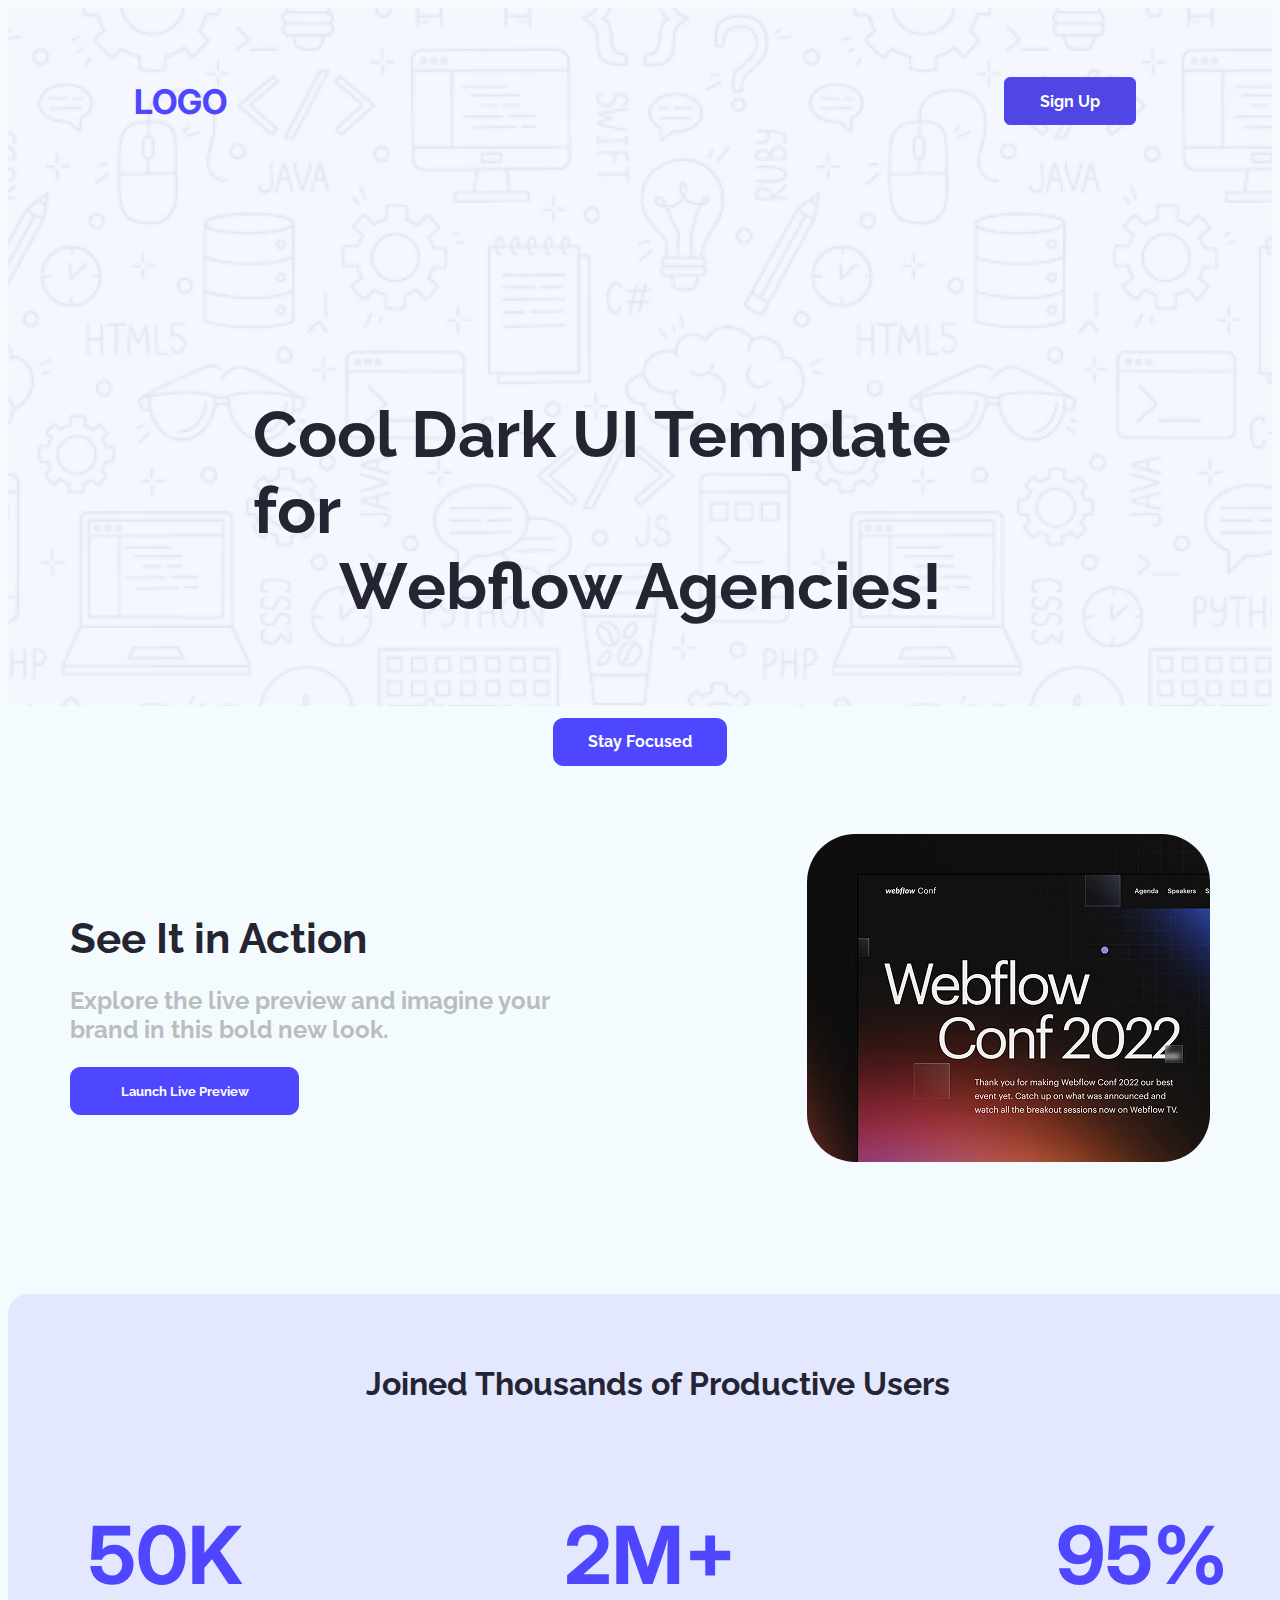
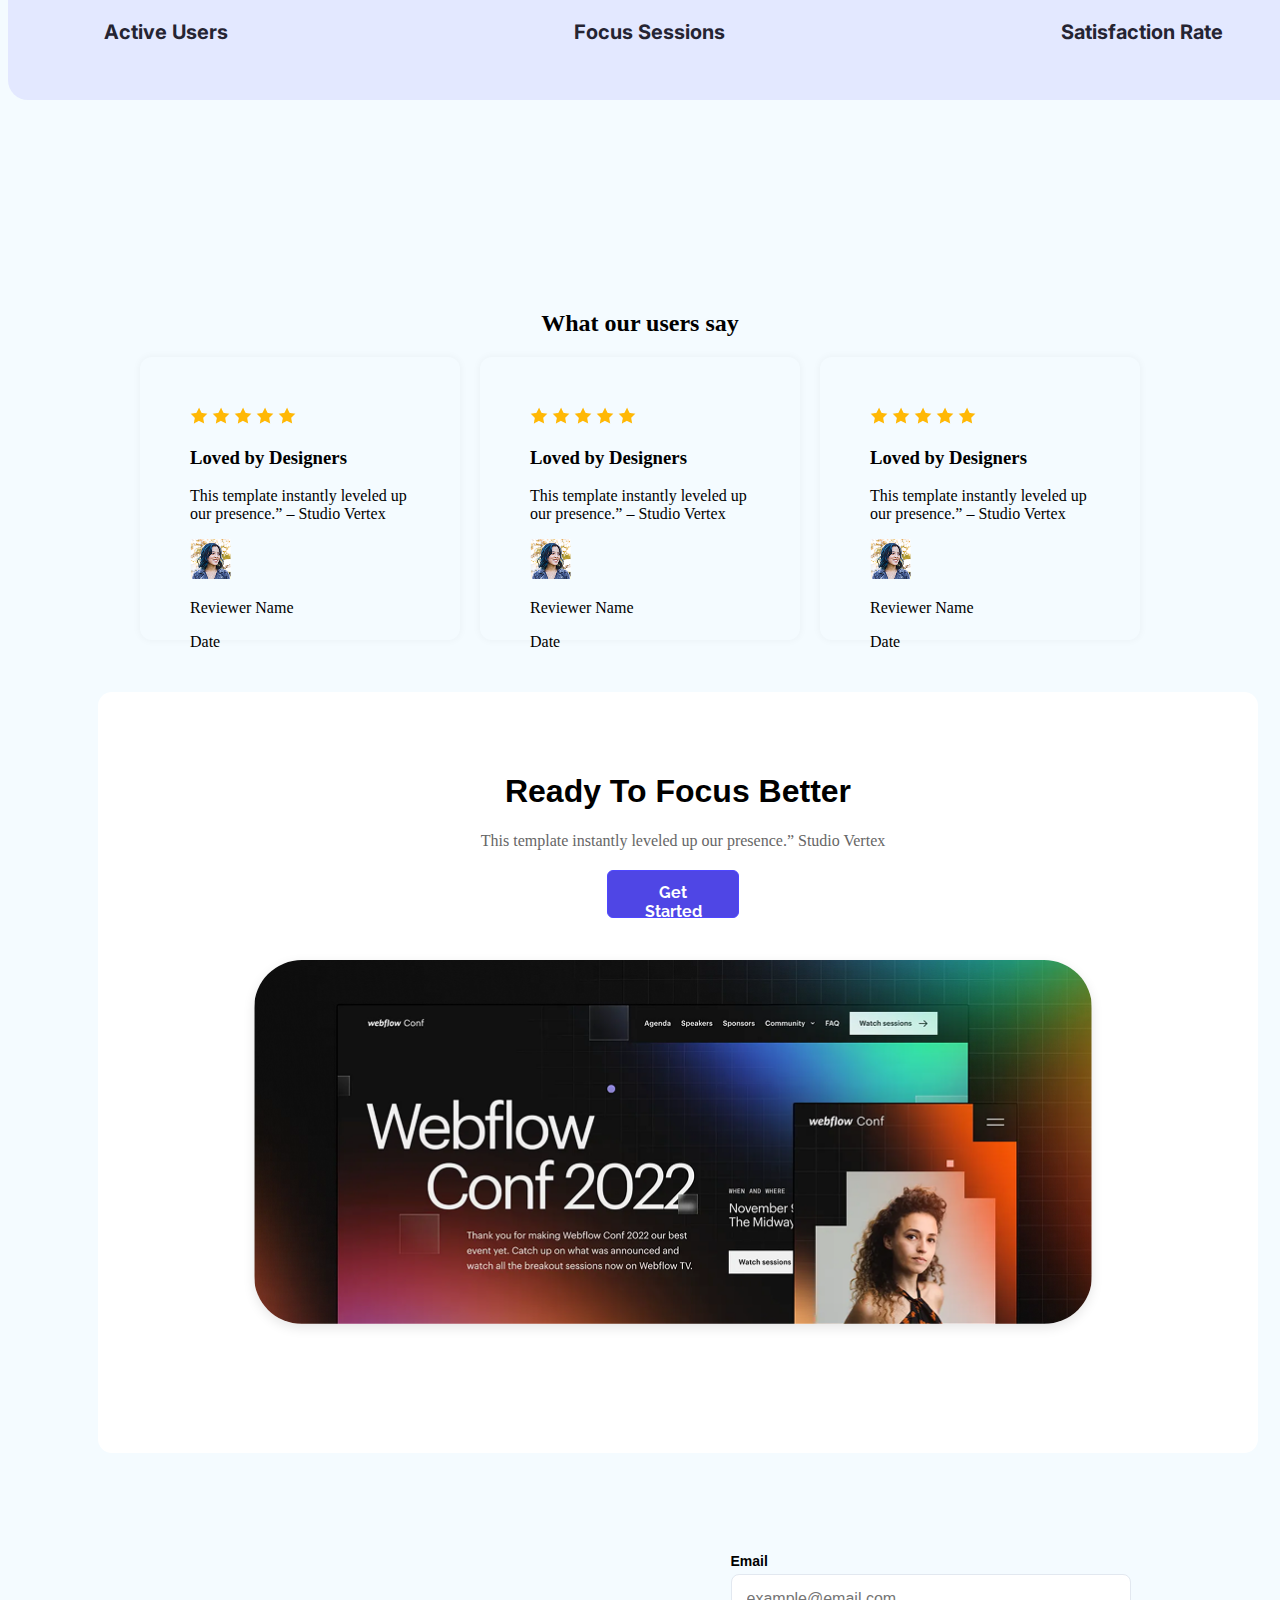
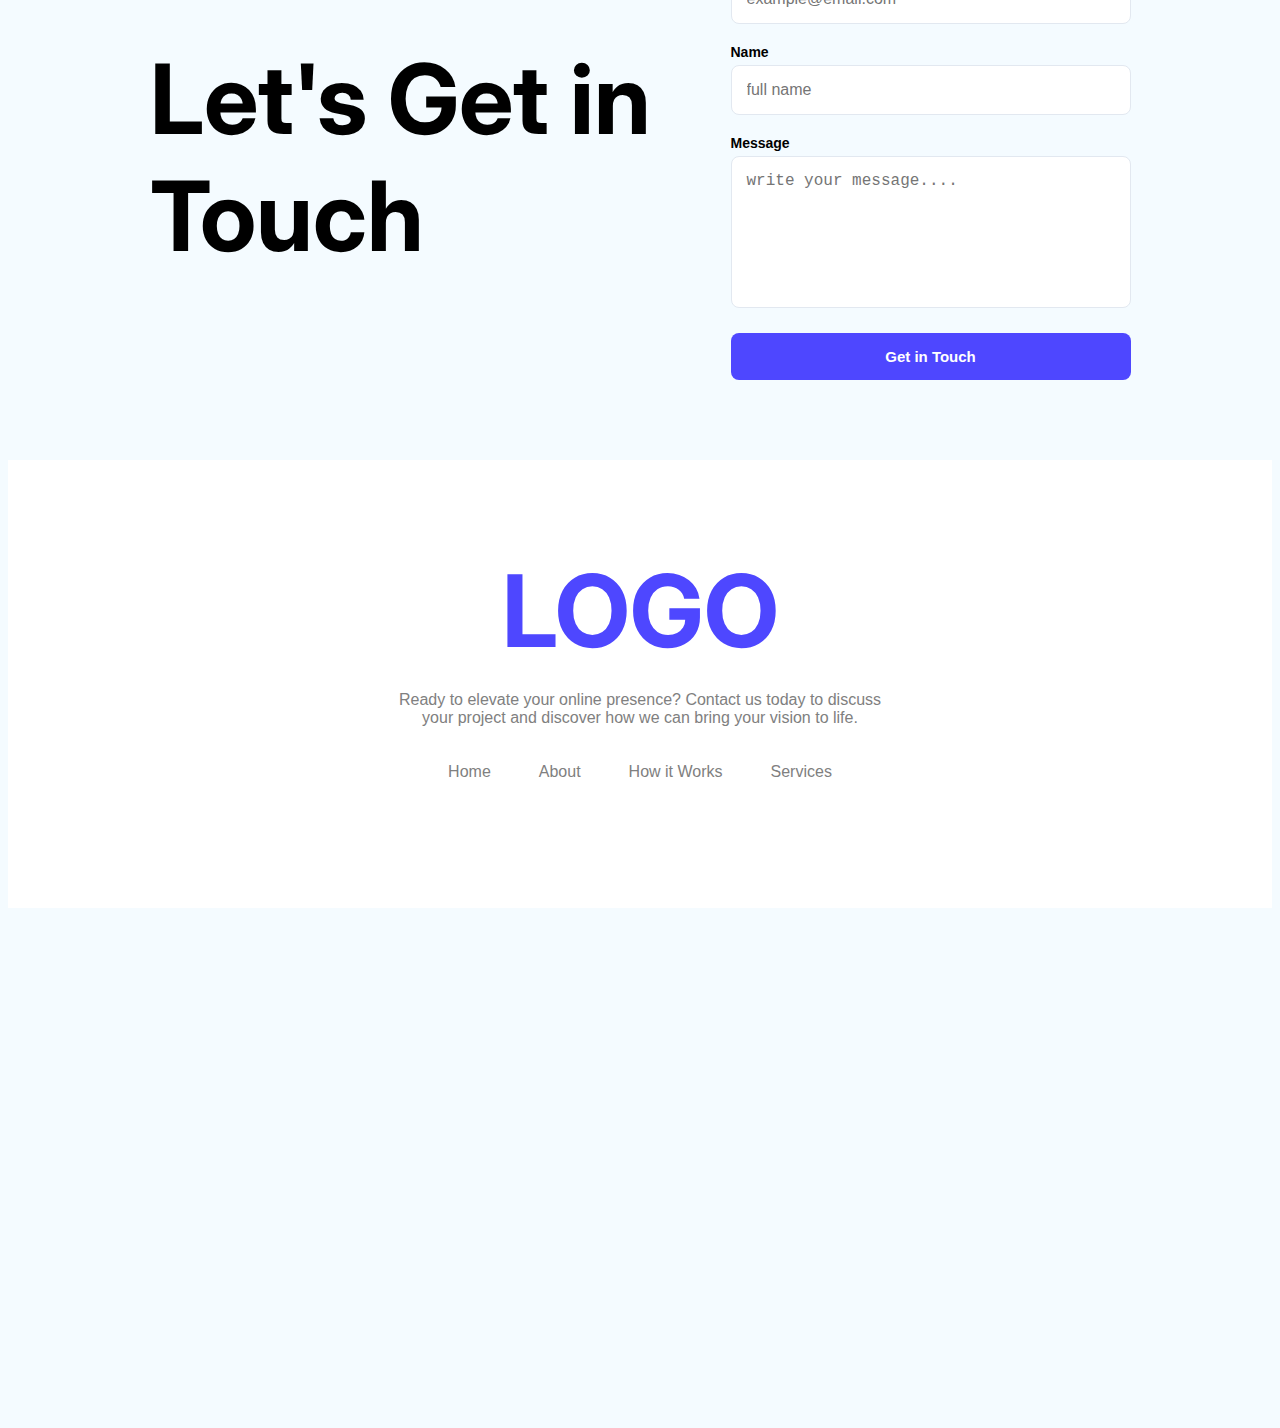
<file: index.html>
<!DOCTYPE html>
<html lang="en">
<head>
    <meta charset="UTF-8">
    <meta name="viewport" content="width=device-width, initial-scale=1.0">
     <link rel="preconnect" href="https://fonts.gstatic.com" crossorigin>
    <link href="https://fonts.googleapis.com/css2?family=Inter:ital,opsz,wght@0,14..32,100..900;1,14..32,100..900&family=Raleway:ital,wght@0,100..900;1,100..900&display=swap" rel="stylesheet">
    <link rel="preconnect" href="https://fonts.googleapis.com">
    <link rel="preconnect" href="https://fonts.gstatic.com" crossorigin>
    <link href="https://fonts.googleapis.com/css2?family=Inter:ital,opsz,wght@0,14..32,100..900;1,14..32,100..900&display=swap" rel="stylesheet">
    <title>portfolio page</title>
    <link rel="stylesheet" href="styles/assign.css">
</head>
<body>
     <header class="banner">
          <nav class="navbar">
               <div class="navbar-content">
                <div>
                <h1>LOGO</h1>
               </div> 
               <div>
                 <button class="btn">Sign Up</button> 
               </div>
               </div>
          </nav>
          <section class="banner-content">
             <div>
                <h1>Cool Dark UI Template for <br><span class="text"> <span class="W">W</span>ebflow  Agencies!</span></h1>
                <button class="btn-1">Stay Focused</button>
             </div>
          </section>
      </header>
    <main>
       <main class="action">
        <section>
            <h1>See It in Action</h1>
            <h2>Explore the live preview and imagine your <br> brand in this bold new look.</h2>
            <button class="btn-2">Launch Live Preview</button>
        </section>
        <section>
            <img src="Assets/wc-mini.png" style="width: 403px; height: 328px;" alt="">
        </section>
       </main>

 <!-- productive section  -->
    <section class="productive">
    <h1 class="section-title">Joined Thousands of Productive Users</h1>
    <div class="stats">
        <div>
            <h1>50K</h1>
            <h2>Active Users</h2>
        </div>
        <div>
            <h1>2M+</h1>
            <h2>Focus Sessions</h2>
        </div>
        <div>
            <h1>95%</h1>
            <h2>Satisfaction Rate</h2>
        </div>
    </div>
    </section>
       </section>
        <section class="user">
        <div class="text-user">
             <h2><b>What our users say</b></h2>
        </div> 
             <div class="display">
            <div class="user-say">
            <div class="border">
            <img src="Assets/icon-star.png"> 
            <img src="Assets/icon-star.png">
            <img src="Assets/icon-star.png">
            <img src="Assets/icon-star.png"> 
            <img src="Assets/icon-star.png">
            <h3 class="avatar-text" ><b>Loved by Designers</b></h3>
            <p class="avatar-text">This template instantly leveled up our presence.” – Studio Vertex</p>
            <div class="avatar">
               <div><img src="Assets/avatar.png"></div> 
                <div class="width">
                    <p class="avatar-text">Reviewer Name</p>
                    <p class="avatar-text">Date</p>
                </div>             
            </div>
         </div>
        </div>  
        <div class="user-say">
        <div class="border">
            <img src="Assets/icon-star.png"> 
            <img src="Assets/icon-star.png">
             <img src="Assets/icon-star.png">
              <img src="Assets/icon-star.png">
               <img src="Assets/icon-star.png">
            <h3 class="avatar-text">Loved by Designers</h3>
            <p class="avatar-text">This template instantly leveled up our presence.” – Studio Vertex</p>
            <div class="avatar">
               <div><img src="Assets/avatar.png"></div> 
                <div>
                    <p class="avatar-text">Reviewer Name</p>
                    <p class="avatar-text">Date</p>
                </div>             
            </div>
        </div>
        </div>
         <div class="user-say">
            <div class="border">
            <img src="Assets/icon-star.png"> 
            <img src="Assets/icon-star.png"> 
            <img src="Assets/icon-star.png"> 
            <img src="Assets/icon-star.png"> 
            <img src="Assets/icon-star.png">
            <h3  class="avatar-text">Loved by Designers</h3>
            <p  class="avatar-text">This template instantly leveled up our presence.” – Studio Vertex</p>
            <div class="avatar">
               <div><img src="Assets/avatar.png"></div> 
                <div>
                    <p  class="avatar-text">Reviewer Name</p>
                    <p  class="avatar-text">Date</p>
                </div>             
            </div>
         </div>
        </div>
     </div>
        </section>
        </section>

        <section class="focus-better">
            <h1 class="f-text"><b>Ready To Focus Better</b></h1>
            <p>This template instantly leveled up our presence.” Studio Vertex</p>
            <button class="btn">Get Started Free</button><br>
            <img class="big-img" src="Assets/wc-big.png">       
        </section>
        <div class="contact-section">
  <div class="contact-left">
    <h1>Let's Get in<br>Touch</h1>
  </div>
  <div class="contact-right">
    <form>
      <label style="font-weight:bold ; font-family: Arial, Helvetica, sans-serif;">Email</label>
      <input type="email" placeholder="example@email.com" />

      <label style="font-weight: bold; font-family: Arial, Helvetica, sans-serif;">Name</label>
      <input type="text" placeholder="full name" />

      <label style="font-weight: bold; font-family: Arial, Helvetica, sans-serif;">Message</label>
      <textarea placeholder="write your message...."></textarea>

      <button type="submit">Get in Touch</button>
    </form>
  </div>
</div>

    </main>
    <footer>
        <div class="footer-container">
        <div class="footer">
           <div>
             <div>
                <h1>LOGO</h1>
                <p>Ready to elevate your online presence? Contact us today to discuss <br> your project and discover how we can bring your vision to life.</p>
            </div>
        </div>
        <div class="foot">
            <p>Home</p>
            <p>About</p>
            <p>How it Works</p>
            <p>Services</p>
        </div>
           </div>
    </div>
    </footer>
</body>
</html>
</file>
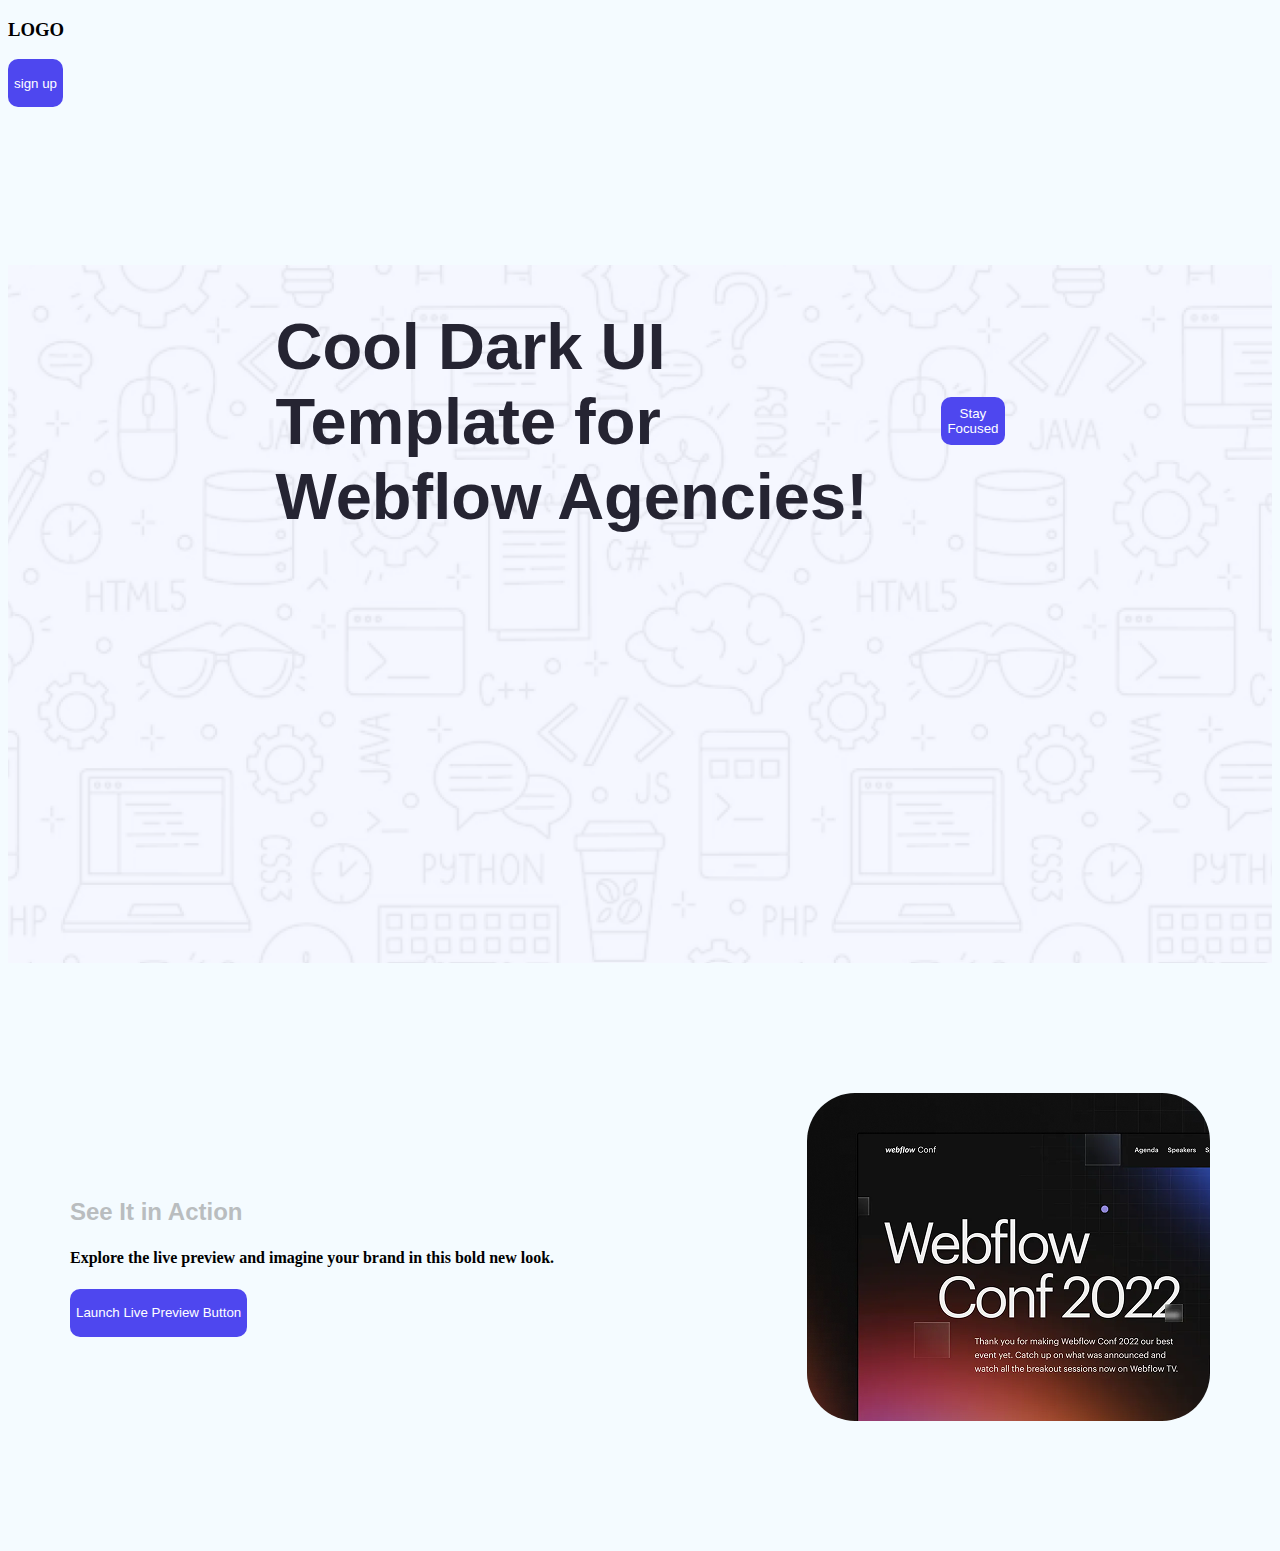
<file: assignment.html>
<!DOCTYPE html>
<html lang="en">
<head>
    <meta charset="UTF-8">
    <meta name="viewport" content="width=device-width, initial-scale=1.0">
    <title>Document</title>
    <link rel="stylesheet" href="styles/assign.css">
</head>
<body>
    <header class="header">
       <nav>
        <h3 class="nav-title">LOGO</h3>
        <button class="btn-primary">sign up</button>
       </nav>
       <div class="banner">
        <div class="banner-content">
            <h1 class="banner-title"><b>Cool Dark UI Template for Webflow Agencies!</b></h1>
            <button class="btn-primary">Stay Focused</button>
        </div>
       </div>
    </header>
    <main>
       <section class="action">
        <div class="action-1">
        <h2 class="title"><b>See It in Action</b></h2>
        <h4 class="sub-title">Explore the live preview and imagine your brand in this bold new look.</h4>
        <button class="btn-primary">Launch Live Preview Button</button>
        </div>
        <img class="mini-pg" src="Assets/wc-mini.png">
       </section>
    </main>
    <footer>

    </footer>
    
</body>
</html>
</file>
<file: styles/assign.css>
body{
    background-color: rgba(243, 251, 255,0.907);
}
.W{
    font-family:"Raleway", sans-serif;
}
.btn-small-primary{
    padding: 8px 16px;
    font-size: 14px;
    background-color: #4e47ef;
    border-radius: 10px;
    border: none;
    color: white;
}
.btn-small-primary:hover{
    background-color: yellow;
}
.btn-primary{
    background-color: #4e47ef;
    color: white;
    border-radius: 10px;
    border: none;
    font-weight: 132px;
    height: 48px;
    gap: 16px;
}
.navbar-content{
    display: flex;
    justify-content: space-between;
    align-items: center;
    padding: 50px 0;
    margin: 0 auto;
    width: 80%;
    font-family: "Inter", sans-serif;
}
.navbar h1{
    color: #4E47FF;
    font-size: 34px;
}
.btn{
    background-color: #4E47FF;
    border: 1px solid #4E47FF;
    color: white;
    width: 132px;
    height: 48px;
    gap:16px;
    border-radius: 10px;
    font-size: 16px;
    font-weight: bold;
    font-family: "Raleway", sans-serif;
    cursor: pointer;
}
.btn:hover{
    background-color: yellow;
    border: 1px solid yellow;
}

/* banner section  */
.banner{
    width: 1140px;
    height: 698px;
    background-image: url(Assets/Hero-bg.png);
    background-size: cover;
    background-position: center;
    background-repeat: no-repeat;
}
.banner-content{
    display: flex;
    justify-content: center;
    align-items: center;
    margin: 158px 267.5px 200px;
}
.banner-content h1{
    font-family: "Raleway", sans-serif;
    font-size: 65px;
    font-weight: bold;
    color: #252432;
}
.text{
    display: flex;
    justify-content:center;
    align-items: center;
}
.btn-1{
    margin: 50px 300px;
    width: 174px;
    height:48px;
    background-color: #4E47FF;
    border: 1px solid #4E47FF;
    color: white;
    font-weight: bold;
    font-size: 16px;
    font-family: "Raleway", sans-serif;
    border-radius: 10px;
    cursor: pointer;
}
.btn-1:hover{
    background-color: yellow;
    border: 1px solid yellow;
}
/* banner section  */
.banner{
    width: 100%;
    height: 698px;
    background-image: url('../Assets/Hero-bg.png');
    background-size: cover;
    background-position: center;
    background-repeat: no-repeat;
}
.banner-content{
    display: flex;
    justify-content: center;
    align-items: center;
    margin: 158px 267.5px 200px;
}
.banner-content h1{
    font-family: "Raleway", sans-serif;
    font-size: 65px;
    font-weight: bold;
    color: #252432;
}
.text{
    display: flex;
    justify-content:center;
    align-items: center;
}
.btn-1{
    margin: 50px 300px;
    width: 174px;
    height:48px;
    background-color: #4E47FF;
    border: 1px solid #4E47FF;
    color: white;
    font-weight: bold;
    font-size: 16px;
    font-family: "Raleway", sans-serif;
    border-radius: 10px;
    cursor: pointer;
}
.btn-1:hover{
    background-color: yellow;
    border: 1px solid yellow;
}
.action{
    display: flex;
    justify-content: space-between;
    align-items: center;
    width: 1140px;
    height: 328px;
    margin: 130px auto ;
}
.action h1{
    font-size: 42px;
    font-weight: bold;
    font-family: "Raleway", sans-serif;
    color: #252432;
    margin-bottom:23px;
}
.action h2{
    font-size: 24px;
    color: grey;
    font-family: "Raleway", sans-serif;
    margin-bottom: 23px;
    opacity: 0.5;
}
.btn-2{
    width: 229px;
    height: 48px;
    padding:12px 36px ;
    color: white;
    background-color: #4E47FF;
    cursor: pointer;
    border: 1px solid #4E47FF;
    border-radius: 10px;
    font-weight: bold;
    font-family: "Raleway", sans-serif;
}
.btn-2:hover{
    background-color: yellow;
    border: 1px solid yellow;
}
.action img{
    border-radius:48px;
}

/* productive section  */
.productive {
    margin: 130px auto;
    padding: 50px 80px;
    background-color: rgba(78, 71, 255, 0.1);
    width: 1140px;
    height: 306px;
    border-radius: 20px;
    text-align: center;
}

.section-title {
    font-family: "Raleway", sans-serif;
    font-size: 32px;
    font-weight: bold;
    color: #252432;
    margin-bottom: 50px;
}

.stats {
    display: flex;
    justify-content: space-between;
    align-items: center;
}

.stats h1 {
    font-weight: bold;
    font-size: 80px;
    font-family: "Inter", sans-serif;
    color: #4E47FF;
    margin-bottom: 10px;
}

.stats h2 {
    font-size: 20px;
    font-family: "Inter", sans-serif;
    color: #252432;
}

.text-user{
    text-align: center;
}
.user{
    font-weight: 1140px;
    height: 342px;
    padding: 60px 20px;
    /margin:  150px 15px 50px 100px ;/
    margin-bottom: 40px;
}
    
.display{
    display: flex;
    flex-wrap: wrap;
    gap: 20px;
    justify-content: center;
    margin-top: 20px;
    font-weight: 1140px;
    height: 243px;
}

.user-say{
    border-radius: 14px;
    font-weight: 366px;
    height: 243px;
    max-width: 280px;
    border-radius: 12px;
    padding: 20px;
    box-shadow: 0 0 8px rgba(0, 0, 0, 0.05);
}
.avatar-text{
    color: black;
}
.icon-text{
     color: black;
}
.width{
    font-weight: 318px;
    height: 81px;
}
.border{
    border-radius: 14px;
    padding: 30px;
    box-shadow: 0px 6px 50px 0px,rgba(75, 2, 2, 0.06);
}
.big-img{
    border-radius: 48px;
    height: 364px;
    font-weight: 840px;
    margin-right: 10px;
    margin-top: 170px;
    margin-bottom: 1700px;
    box-shadow: 0 4px 12px rgba(0,0,0,0.1);
    margin-top:20px; 
}
.focus-better{
    border-radius: 14px;
    text-align: center;
    background-color: white;
    padding: 60px 10px 5px;
    max-width: 1140px;  
    height: 696px;
    margin-left:90px ;
}
.f-text{
    font-family: 'Lucida Sans', 'Lucida Sans Regular', 'Lucida Grande', 'Lucida Sans Unicode', Geneva, Verdana, sans-serif;
}
.focus-better p{
    font-size: 1rem;
    color: #666;
    margin-bottom: 20px;
    margin-left: 10px;
}
.btn{
    display: inline-block;
  background-color: #4f46e5;
  color: white;
  padding: 12px 24px;
  border-radius: 6px;
  text-decoration: none;
  font-weight: bold;
  margin-right:10px;
}

.contact-section {
  display: flex;
  justify-content: center;
  align-items: center;
  padding: 80px;
  gap: 80px;
  flex-wrap: wrap;
}

.contact-left h1 {
  font-size: 97px;
  font-weight: bold;
  color: #000;
  font-family: "Inter", sans-serif;
}

.contact-right form {
  display: flex;
  flex-direction: column;
  width: 400px;
}

.contact-right label {
  margin-top: 20px;
  margin-bottom: 5px;
  font-size: 14px;
  font-weight: 500;
}

.contact-right input,
.contact-right textarea {
  padding: 15px;
  border: 1px solid #e2e8f0;
  border-radius: 8px;
  font-size: 16px;
  resize: none;
  outline: none;
}

.contact-right textarea {
  height: 120px;
}

.contact-right button {
  margin-top: 25px;
  padding: 15px;
  background-color: #4e47ff;
  color: white;
  font-size: 15px;
  font-weight: 600;
  border: none;
  border-radius: 8px;
  cursor: pointer;
}

.contact-right button:hover {
  background-color: yellow;
  border: 1px solid yellow;
}

.footer {
    width: 1140;
    height: 428px;
    background-color: #FFFFFF;
    margin: 0px auto;
    text-align: center;
    padding: 10px 50px ;
}
.footer h1 {
  font-family: "Inter", sans-serif;
  color: #4E47FF;
  margin-top: 80px;
  margin-bottom: 20px;
  font-size: 100px;
}

.footer p {
  font-family: Arial, Helvetica, sans-serif;
  color: grey;
}
.foot {
  display: flex;
  gap: 48px;
  justify-content: center;
  color: #4E47FF;
  font-family: Arial, Helvetica, sans-serif;
  margin-top: 20px;
  margin-bottom: 100px;
  background-color: white;
}
</file>
